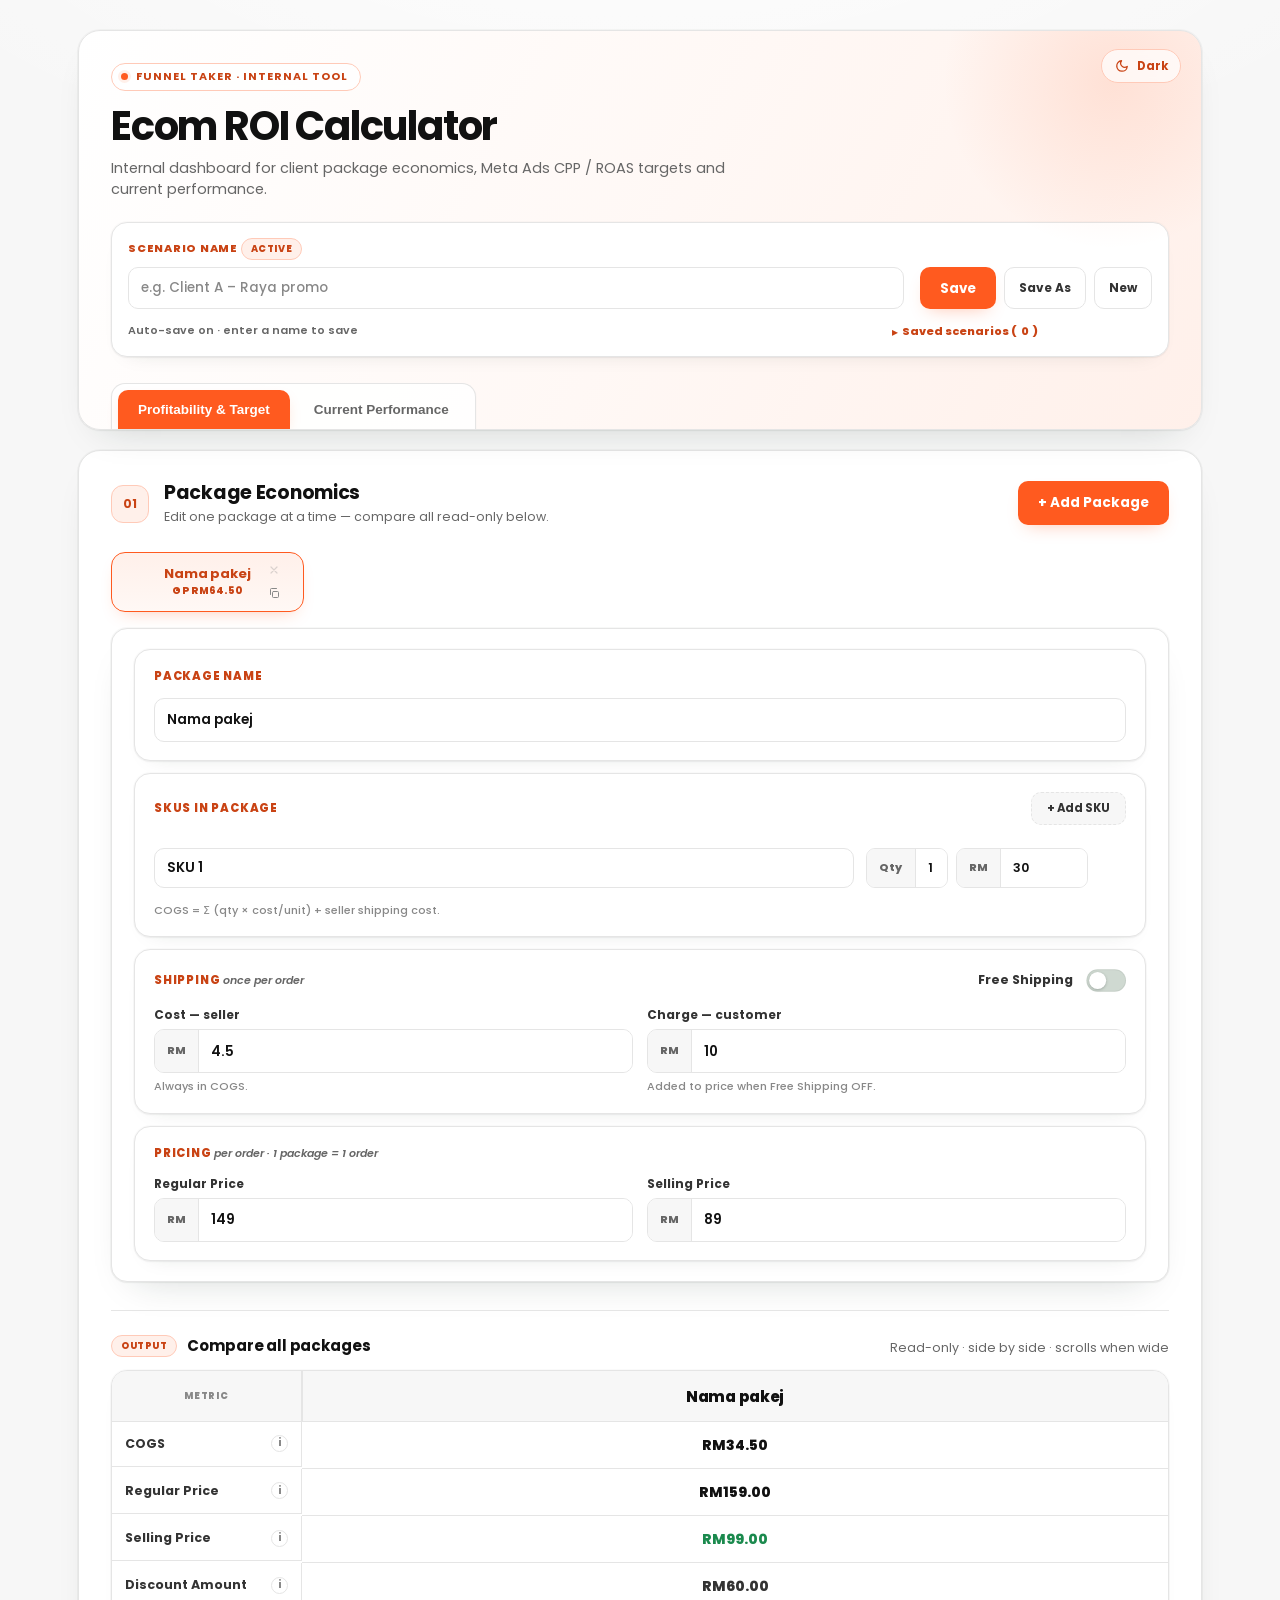
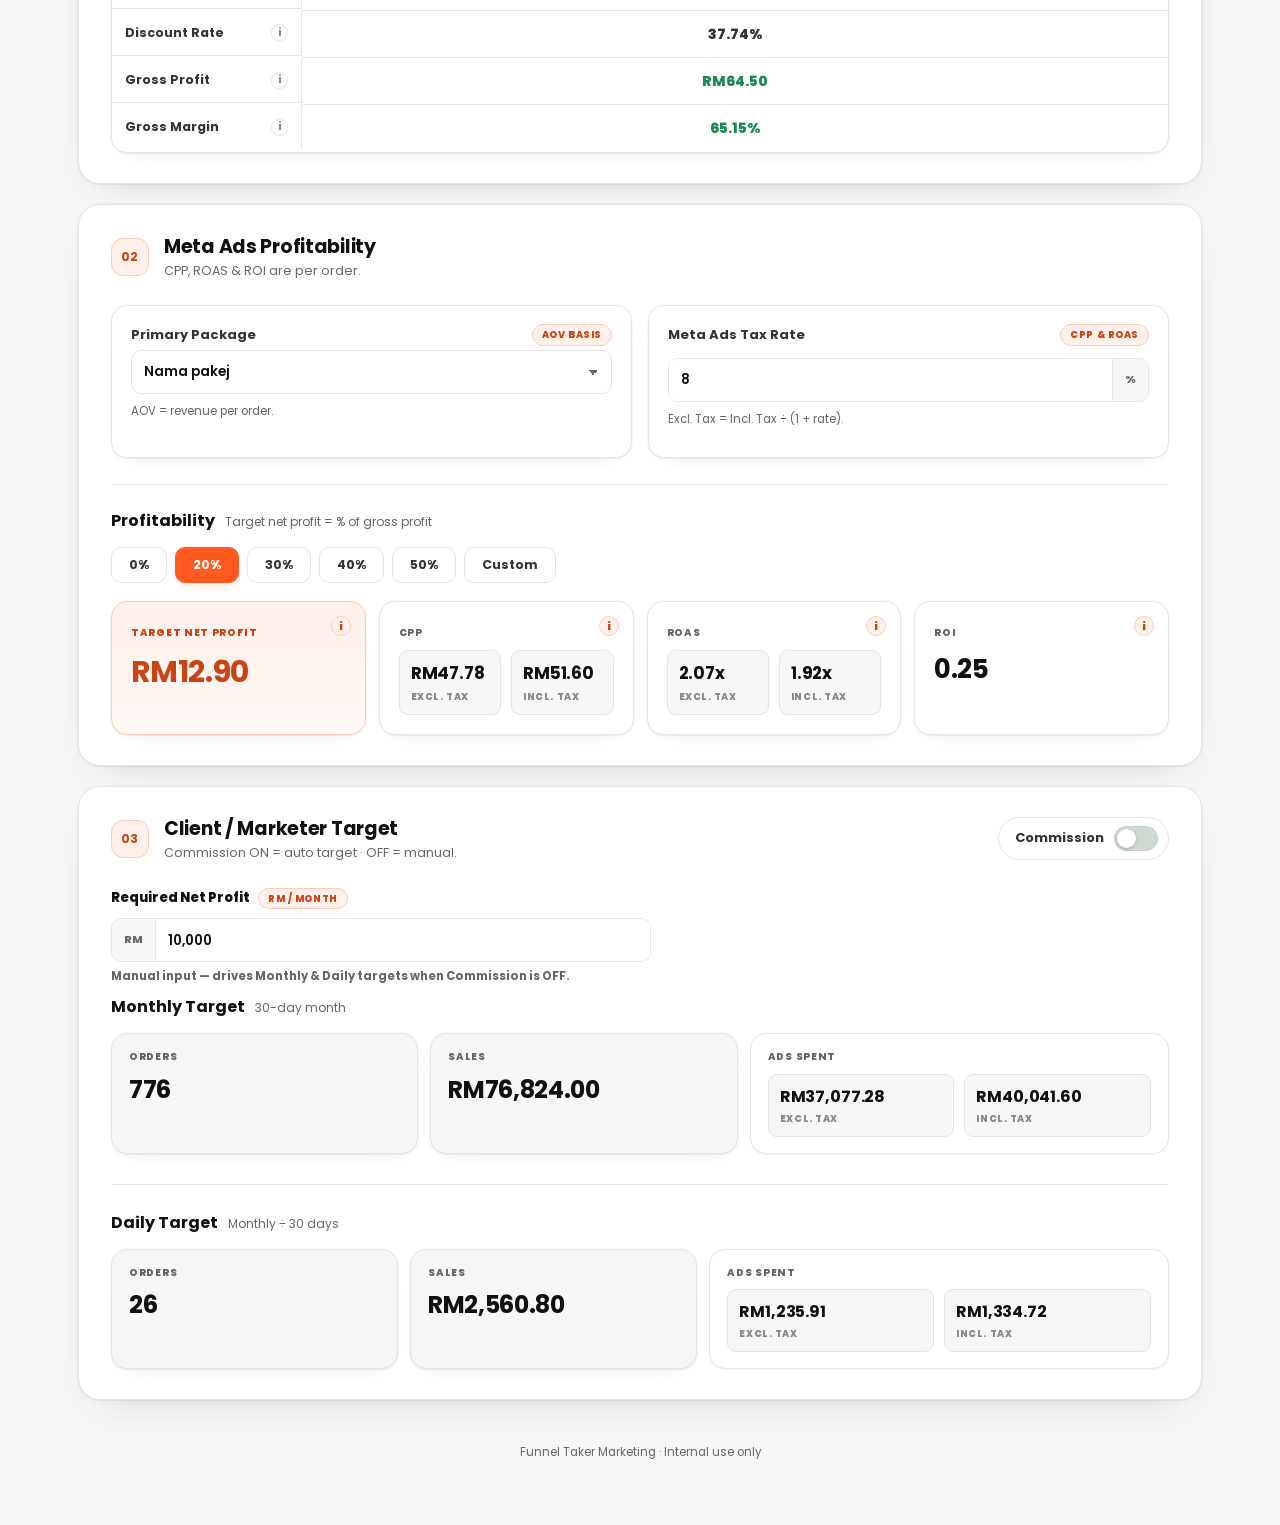
<file: index.html>
<!doctype html>
<html lang="en">
<head>
<meta charset="utf-8">
<meta name="viewport" content="width=device-width,initial-scale=1">
<title>Ecom ROI Calculator · Funnel Taker Internal</title>
<meta name="description" content="Funnel Taker internal ecom ROI calculator: package economics, Meta Ads targets and current performance with saved scenarios.">
<meta name="robots" content="noindex,nofollow">
<link rel="icon" href="data:,">
<script>
/* No-FOUC: apply saved theme before first paint. Default = light. */
(function(){try{var t=localStorage.getItem('ecom-roi-theme');if(t==='dark')document.documentElement.setAttribute('data-theme','dark');}catch(e){}})();
</script>
<link rel="preconnect" href="https://fonts.googleapis.com">
<link rel="preconnect" href="https://fonts.gstatic.com" crossorigin>
<link href="https://fonts.googleapis.com/css2?family=Poppins:wght@400;600;700&display=swap" rel="stylesheet">
<link rel="stylesheet" href="style.css?v=t13">
</head>
<body>
<main class="app">
  <header class="hero">
    <button id="themeToggle" class="theme-toggle" type="button" role="switch" aria-checked="false" aria-label="Toggle dark mode">
      <span class="tt-ico">
        <svg class="tt-moon" width="14" height="14" viewBox="0 0 24 24" fill="none" stroke="currentColor" stroke-width="2.2" stroke-linecap="round" stroke-linejoin="round" aria-hidden="true"><path d="M21 12.8A9 9 0 1 1 11.2 3a7 7 0 0 0 9.8 9.8z"/></svg>
        <svg class="tt-sun" width="14" height="14" viewBox="0 0 24 24" fill="none" stroke="currentColor" stroke-width="2.2" stroke-linecap="round" stroke-linejoin="round" aria-hidden="true"><circle cx="12" cy="12" r="4.2"/><path d="M12 2v2M12 20v2M4.9 4.9l1.4 1.4M17.7 17.7l1.4 1.4M2 12h2M20 12h2M4.9 19.1l1.4-1.4M17.7 6.3l1.4-1.4"/></svg>
      </span>
      <span class="tt-label tt-lab-dark">Dark</span>
      <span class="tt-label tt-lab-light">Light</span>
    </button>
    <p class="eyebrow">Funnel Taker · Internal Tool</p>
    <h1>Ecom ROI Calculator</h1>
    <p class="sub">Internal dashboard for client package economics, Meta Ads CPP / ROAS targets and current performance.</p>

    <section id="scenarioPanel" class="sc-bar" aria-labelledby="scenarioHeading">
      <h2 id="scenarioHeading" class="sr-only">Scenarios</h2>
      <div class="sc-field">
        <label for="scenarioName" class="sc-label">Scenario name <span class="hint-chip">Active</span></label>
        <input id="scenarioName" type="text" maxlength="80" placeholder="e.g. Client A – Raya promo" autocomplete="off">
      </div>
      <div class="sc-actions">
        <button id="scenarioSave" class="primary-btn" type="button">Save</button>
        <button id="scenarioSaveAs" class="ghost-btn" type="button">Save As</button>
        <button id="scenarioNew" class="ghost-btn" type="button">New</button>
      </div>
      <div class="sc-meta-row">
        <p id="scenarioStatus" class="sc-status" role="status" aria-live="polite">Auto-save on · this browser only</p>
        <details id="scenarioDrawer" class="sc-drawer">
          <summary>Saved scenarios (<span id="scenarioCount">0</span>)</summary>
          <ul id="scenarioList" class="sc-list"></ul>
          <p class="sc-note">Stored in this browser's localStorage only — not shared across devices or team members. Clearing browser data deletes saved scenarios.</p>
        </details>
      </div>
    </section>

    <nav class="tabs">
      <button class="tab active" data-tab="main">Profitability &amp; Target</button>
      <button class="tab" data-tab="current">Current Performance</button>
    </nav>
  </header>

  <div id="mainTab" class="tab-panel active">
  <section class="panel">
    <div class="section-head">
      <div class="head-title">
        <span class="step">01</span>
        <div><h2>Package Economics</h2><p class="hint">Edit one package at a time — compare all read-only below.</p></div>
      </div>
      <button id="addPackage" class="primary-btn">+ Add Package</button>
    </div>
    <div id="pkgStrip" class="pkg-strip-zone"></div>
    <div id="pkgEditor" class="pkg-editor"></div>
    <div class="compare-block">
      <div class="compare-t">
        <div class="compare-tl"><span class="hint-chip">Output</span><h3>Compare all packages</h3></div>
        <span class="hint">Read-only · side by side · scrolls when wide</span>
      </div>
      <div id="pkgCompare"></div>
    </div>
  </section>

  <section class="panel">
    <div class="section-head">
      <div class="head-title">
        <span class="step">02</span>
        <div><h2>Meta Ads Profitability</h2><p class="hint">CPP, ROAS &amp; ROI are per order.</p></div>
      </div>
    </div>
    <div class="settings-grid">
      <div class="setting-card">
        <div class="setting-head">
          <label for="primaryPackage">Primary Package</label>
          <span class="hint-chip">AOV basis</span>
        </div>
        <select id="primaryPackage"></select>
        <p class="field-note">AOV = revenue per order.</p>
      </div>
      <div class="setting-card">
        <div class="setting-head">
          <label for="taxRate">Meta Ads Tax Rate</label>
          <span class="hint-chip">CPP &amp; ROAS</span>
        </div>
        <div class="unit"><input id="taxRate" type="text" value="8" inputmode="decimal" data-format="number"><b>%</b></div>
        <p class="field-note">Excl. Tax = Incl. Tax ÷ (1 + rate).</p>
      </div>
    </div>

    <div class="profit-subsection">
      <div class="subsection-title"><h3>Profitability</h3><span>Target net profit = % of gross profit</span></div>
      <div id="profitPresets" class="presets"></div>
      <div id="customProfitWrap" class="custom hidden">
        <label>Custom Target Net Profit
          <div class="unit"><input id="customProfit" type="text" value="40" inputmode="decimal" data-format="number"><b>%</b></div>
        </label>
      </div>

      <div class="profit-grid">
        <article class="profit-card">
          <small>Target Net Profit</small>
          <span class="info" data-tip="Target Net Profit (per order) = Gross Profit per order × target profit %">i</span>
          <strong id="targetNetProfit">RM0.00</strong>
        </article>
        <article class="profit-card">
          <small>CPP</small>
          <span class="info" data-tip="CPP Incl. Tax = Gross Profit − Target Net Profit. CPP Excl. Tax = CPP Incl. Tax ÷ (1 + tax rate)">i</span>
          <div class="split-value"><span><b id="cppExTax">RM0.00</b><em>Excl. Tax</em></span><span><b id="cppIncTax">RM0.00</b><em>Incl. Tax</em></span></div>
        </article>
        <article class="profit-card">
          <small>ROAS</small>
          <span class="info" data-tip="ROAS = AOV ÷ CPP. Excl. Tax uses CPP Excl. Tax; Incl. Tax uses CPP Incl. Tax.">i</span>
          <div class="split-value"><span><b id="roasExTax">—</b><em>Excl. Tax</em></span><span><b id="roasIncTax">—</b><em>Incl. Tax</em></span></div>
        </article>
        <article class="profit-card">
          <small>ROI</small>
          <span class="info" data-tip="ROI = Target Net Profit per order ÷ CPP Excl. Tax. Tax does not affect ROI.">i</span>
          <strong id="roi">—</strong>
        </article>
      </div>
    </div>
  </section>

  <section class="panel">
    <div class="section-head">
      <div class="head-title">
        <span class="step">03</span>
        <div><h2>Client / Marketer Target</h2><p class="hint">Commission ON = auto target · OFF = manual.</p></div>
      </div>
      <div class="toggle-label">
        <span>Commission</span>
        <label class="switch"><input id="commissionEnabled" type="checkbox"><span></span></label>
      </div>
    </div>

    <div id="commissionFields" class="commission-fields hidden">
      <div class="setting-card">
        <label for="commissionPct">Marketer Commission %</label>
        <div class="unit"><input id="commissionPct" type="text" value="40" inputmode="decimal" data-format="number"><b>%</b></div>
      </div>
      <div class="setting-card">
        <label for="targetCommission">Target Commission</label>
        <div class="unit"><b>RM</b><input id="targetCommission" type="text" value="4,000" inputmode="decimal" data-format="number"></div>
      </div>
    </div>

    <label id="requiredNetWrap" class="required-net">
      <span class="required-label">Required Net Profit <span class="hint-chip">RM / month</span></span>
      <div class="unit"><b>RM</b><input id="requiredNet" type="text" value="10,000" inputmode="decimal" data-format="number" disabled></div>
      <small id="requiredNetHint">Manual input — drives targets when Commission is OFF.</small>
    </label>

    <div class="target-section">
      <div class="subhead"><h3>Monthly Target</h3><span>30-day month</span></div>
      <div class="target-grid">
        <div><small>Orders</small><strong id="reqOrders">—</strong></div>
        <div><small>Sales</small><strong id="reqSales">—</strong></div>
        <div class="ads-card"><small>Ads Spent</small><div class="split-value"><span><b id="reqAdsEx">—</b><em>Excl. Tax</em></span><span><b id="reqAdsInc">—</b><em>Incl. Tax</em></span></div></div>
      </div>
      <div id="businessShareWrap" class="split-grid hidden">
        <div><small>Business Share</small><strong id="businessShare">—</strong></div>
      </div>
    </div>

    <div class="target-section">
      <div class="subhead"><h3>Daily Target</h3><span>Monthly ÷ 30 days</span></div>
      <div class="target-grid daily-grid">
        <div><small>Orders</small><strong id="dailyOrders">—</strong></div>
        <div><small>Sales</small><strong id="dailySales">—</strong></div>
        <div class="ads-card"><small>Ads Spent</small><div class="split-value"><span><b id="dailyAdsEx">—</b><em>Excl. Tax</em></span><span><b id="dailyAdsInc">—</b><em>Incl. Tax</em></span></div></div>
      </div>
    </div>
  </section>

  </div>

  <div id="currentTab" class="tab-panel">
  <section class="panel">
    <div class="section-head">
      <div class="head-title">
        <span class="step">01</span>
        <div><h2>Current Performance</h2><p class="hint">Actual ads spend &amp; orders.</p></div>
      </div>
    </div>
    <div class="performance-input-grid">
      <label for="currentAdsSpend">Ads Spend
        <div class="unit"><b>RM</b><input id="currentAdsSpend" type="text" value="0" inputmode="decimal" data-format="number"></div>
      </label>
    </div>
    <div class="current-packages">
      <div class="subhead"><h3>Actual Orders by Package</h3><span>1 order = 1 package</span></div>
      <div class="table-wrap"><table id="currentPackageTable"></table></div>
    </div>
  </section>

  <section class="panel">
    <div class="section-head">
      <div class="head-title">
        <span class="step">02</span>
        <div><h2>Current Performance Results</h2><p class="hint">Blended from actual mix &amp; spend.</p></div>
      </div>
    </div>
    <div class="performance-results">
      <article><small>Total Orders</small><strong id="currentOrders">0</strong></article>
      <article><small>Blended AOV</small><strong id="currentAov">RM0.00</strong></article>
      <article><small>Total Revenue</small><strong id="currentRevenue">RM0.00</strong></article>
      <article><small>Total COGS</small><strong id="currentCogs">RM0.00</strong></article>
      <article><small>Gross Profit</small><strong id="currentGrossProfit">RM0.00</strong></article>
      <article><small>CPP</small><strong id="currentCpp">RM0.00</strong></article>
      <article><small>ROAS</small><strong id="currentRoas">0.00x</strong></article>
      <article><small>ROI</small><strong id="currentRoi">0.00x</strong></article>
    </div>
    <div class="net-result">
      <small>Net Profit / Loss</small>
      <strong id="currentNetProfit">RM0.00</strong>
    </div>
  </section>

  </div>

  <footer>Funnel Taker Marketing · Internal use only</footer>
</main>
<script src="script.js?v=t12"></script>
<script>
/* Theme toggle: flips html[data-theme] and persists to localStorage.
   FOUC already prevented by the head script. Icon/label visibility is
   CSS-driven off html[data-theme]. */
(function(){
  var root=document.documentElement;
  var btn=document.getElementById('themeToggle');
  if(!btn) return;
  function sync(){
    var dark=root.getAttribute('data-theme')==='dark';
    btn.setAttribute('aria-checked', dark?'true':'false');
  }
  btn.addEventListener('click',function(){
    var dark=root.getAttribute('data-theme')==='dark';
    root.classList.add('theme-switch');        /* enables the fade transition */
    if(dark){root.removeAttribute('data-theme');try{localStorage.setItem('ecom-roi-theme','light');}catch(e){}}
    else{root.setAttribute('data-theme','dark');try{localStorage.setItem('ecom-roi-theme','dark');}catch(e){}}
    sync();
    setTimeout(function(){root.classList.remove('theme-switch');},260);
  });
  sync();
})();
</script>
</body>
</html>
</file>
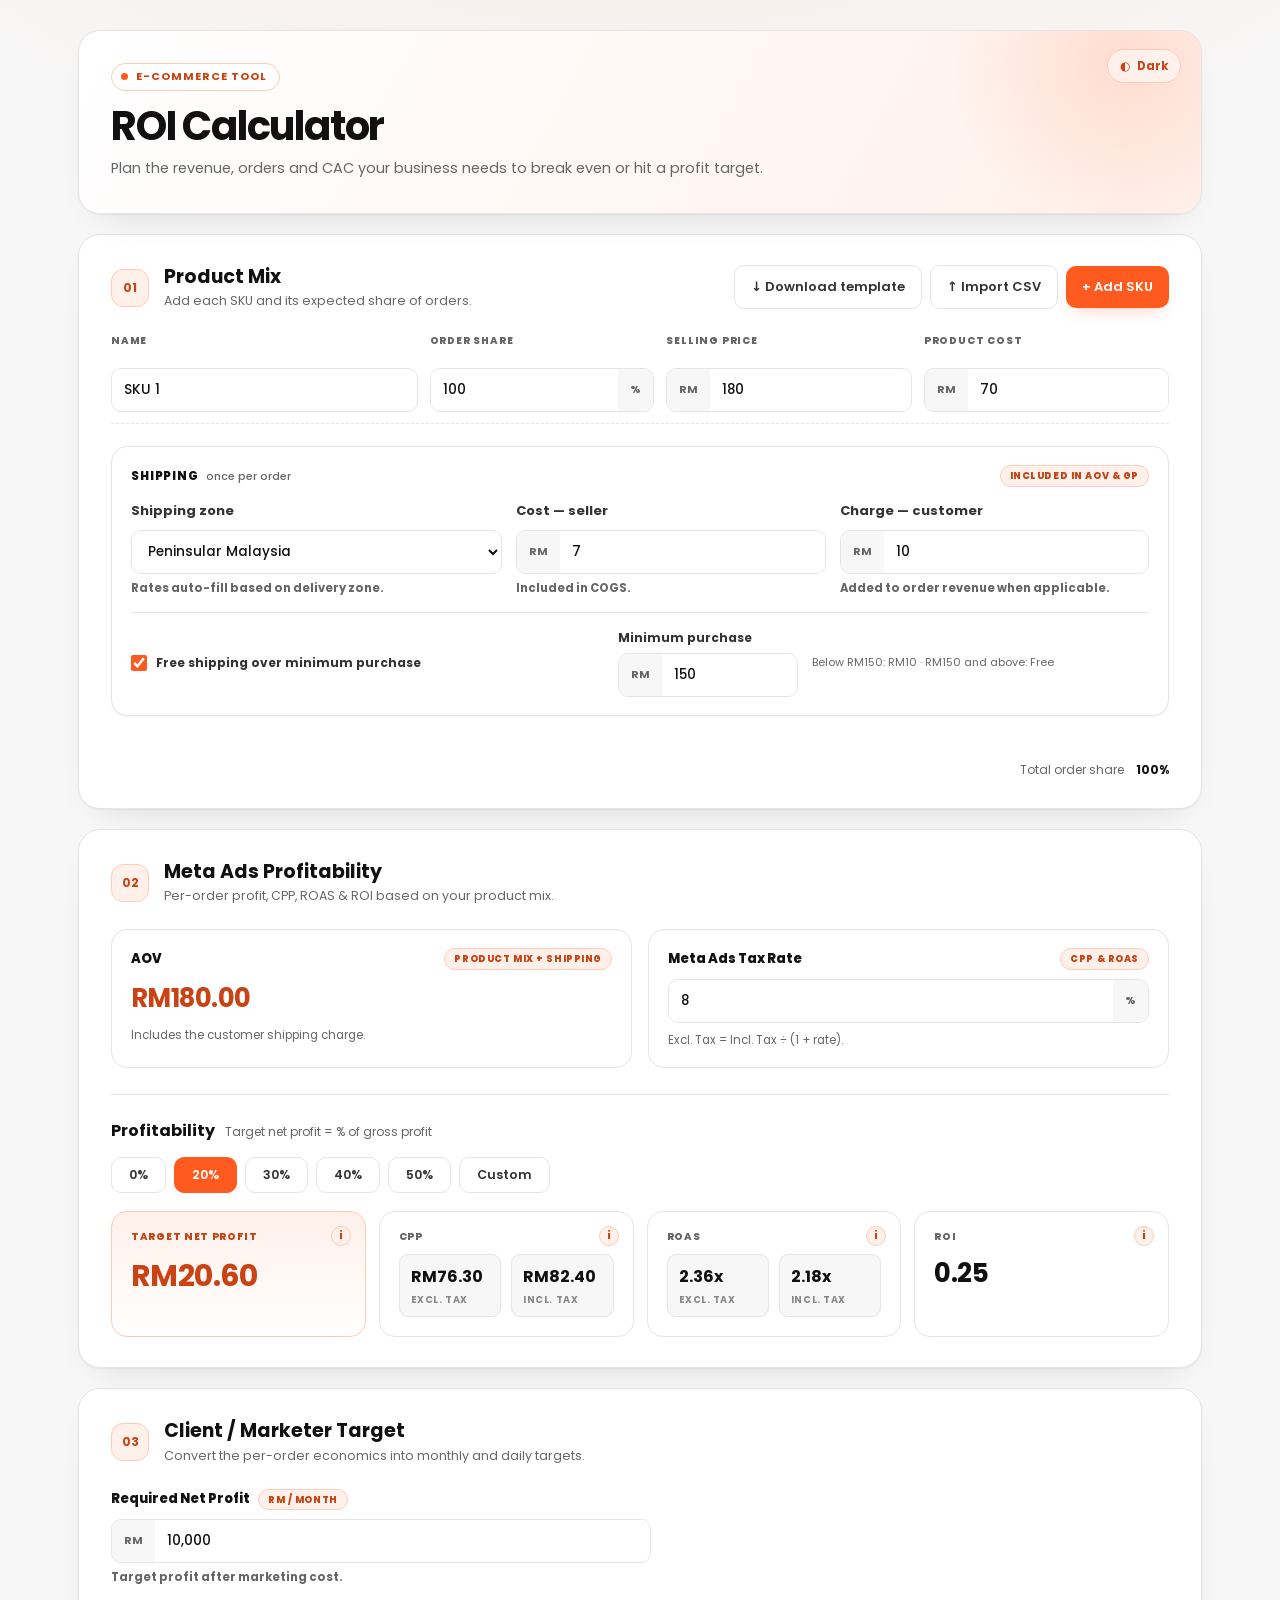
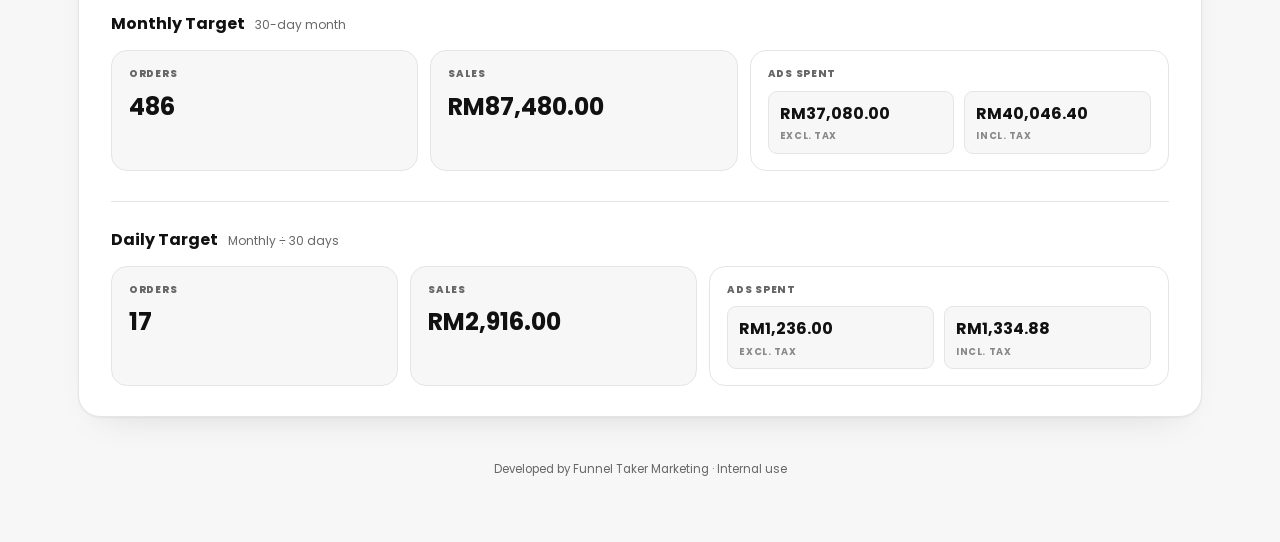
<file: ecommerce/index.html>
<!doctype html>
<html lang="en">
<head>
  <meta charset="utf-8">
  <meta name="viewport" content="width=device-width,initial-scale=1">
  <title>E-Commerce ROI Calculator</title>
  <script>
    (function(){try{if(localStorage.getItem('ecom-roi-theme')==='dark')document.documentElement.dataset.theme='dark'}catch(e){}})();
  </script>
  <link rel="preconnect" href="https://fonts.googleapis.com">
  <link rel="preconnect" href="https://fonts.gstatic.com" crossorigin>
  <link href="https://fonts.googleapis.com/css2?family=Poppins:wght@400;500;600;700&display=swap" rel="stylesheet">
  <link rel="stylesheet" href="style.css?v=7">
</head>
<body>
<main class="app">
  <header class="hero">
    <button id="themeToggle" class="theme-toggle" type="button" aria-label="Toggle dark mode" aria-pressed="false">
      <span aria-hidden="true">◐</span><span class="theme-dark-label">Dark</span><span class="theme-light-label">Light</span>
    </button>
    <p class="eyebrow">E-commerce Tool</p>
    <h1>ROI Calculator</h1>
    <p class="hero-sub">Plan the revenue, orders and CAC your business needs to break even or hit a profit target.</p>
  </header>

  <section class="panel">
    <div class="section-head">
      <div class="head-title"><span class="step">01</span><div><h2>Product Mix</h2><p class="hint">Add each SKU and its expected share of orders.</p></div></div>
      <div class="actions">
        <button id="downloadTemplate" class="secondary-btn" type="button">↓ Download template</button>
        <button id="importSku" class="secondary-btn" type="button">↑ Import CSV</button>
        <input id="skuFile" type="file" accept=".csv,text/csv" hidden>
        <button id="addSku" class="primary-btn" type="button">+ Add SKU</button>
      </div>
    </div>

    <div class="sku-header" aria-hidden="true">
      <span>Name</span><span>Order share</span><span>Selling price</span><span>Product cost</span>
    </div>
    <div id="skuList"></div>

    <div class="shipping-card">
      <div class="shipping-head"><span class="label-title">Shipping <em>once per order</em></span><span class="hint-chip">Included in AOV &amp; GP</span></div>
      <div class="shipping-grid">
        <label>Shipping zone
          <select id="shippingZone" aria-label="Shipping zone">
            <option value="peninsular">Peninsular Malaysia</option>
            <option value="sabahsara">Sabah &amp; Sarawak</option>
          </select>
          <small>Rates auto-fill based on delivery zone.</small>
        </label>
        <label>Cost — seller
          <div class="unit"><b>RM</b><input id="sellerShipping" type="text" inputmode="decimal" value="7" aria-label="Shipping cost seller"></div>
          <small>Included in COGS.</small>
        </label>
        <label>Charge — customer
          <div class="unit"><b>RM</b><input id="customerShipping" type="text" inputmode="decimal" value="10" aria-label="Shipping charge customer"></div>
          <small>Added to order revenue when applicable.</small>
        </label>
      </div>
      <div class="shipping-policy">
        <label class="policy-check"><input id="freeShipping" type="checkbox" checked><span>Free shipping over minimum purchase</span></label>
        <label class="threshold-field" for="freeShippingThreshold">Minimum purchase
          <div class="unit"><b>RM</b><input id="freeShippingThreshold" type="text" inputmode="decimal" value="150"></div>
        </label>
        <p id="shippingRuleNote" class="policy-note">Below RM150: RM10 · RM150 and above: Free</p>
      </div>
    </div>

    <div id="importStatus" class="import-status" role="status" aria-live="polite"></div>
    <div class="mix-total"><span>Total order share</span><b id="shareTotal">100%</b></div>
  </section>

  <section class="panel">
    <div class="section-head"><div class="head-title"><span class="step">02</span><div><h2>Meta Ads Profitability</h2><p class="hint">Per-order profit, CPP, ROAS &amp; ROI based on your product mix.</p></div></div></div>
    <div class="settings-grid">
      <div class="setting-card"><div class="setting-head"><label>AOV</label><span class="hint-chip">Product mix + shipping</span></div><strong id="aovValue" class="aov-value">RM0.00</strong><p class="field-note">Includes the customer shipping charge.</p></div>
      <div class="setting-card"><div class="setting-head"><label for="tax">Meta Ads Tax Rate</label><span class="hint-chip">CPP &amp; ROAS</span></div><div class="unit"><input id="tax" type="text" inputmode="decimal" value="8"><b>%</b></div><p class="field-note">Excl. Tax = Incl. Tax ÷ (1 + rate).</p></div>
    </div>
    <div class="profit-subsection">
      <div class="subsection-title"><h3>Profitability</h3><span>Target net profit = % of gross profit</span></div>
      <div id="profitPresets" class="presets"></div>
      <div id="customProfitWrap" class="custom hidden"><label for="customProfit">Custom target net profit<div class="unit"><input id="customProfit" type="text" inputmode="decimal" value="40"><b>%</b></div></label></div>
      <div class="profit-grid">
        <article class="profit-card highlight"><small>Target Net Profit</small><span class="info" title="Gross Profit per order × target profit %">i</span><strong id="targetNetProfit">RM0.00</strong></article>
        <article class="profit-card"><small>CPP</small><span class="info" title="CPP Incl. Tax = Gross Profit − Target Net Profit. CPP Excl. Tax = CPP Incl. Tax ÷ (1 + tax rate).">i</span><div class="split-value"><span><b id="cppExTax">RM0.00</b><em>Excl. Tax</em></span><span><b id="cppIncTax">RM0.00</b><em>Incl. Tax</em></span></div></article>
        <article class="profit-card"><small>ROAS</small><span class="info" title="AOV ÷ CPP. Excl. Tax uses CPP Excl. Tax; Incl. Tax uses CPP Incl. Tax.">i</span><div class="split-value"><span><b id="roasExTax">—</b><em>Excl. Tax</em></span><span><b id="roasIncTax">—</b><em>Incl. Tax</em></span></div></article>
        <article class="profit-card"><small>ROI</small><span class="info" title="Target Net Profit per order ÷ CPP Incl. Tax.">i</span><strong id="roi">—</strong></article>
      </div>
    </div>
  </section>

  <section class="panel">
    <div class="section-head"><div class="head-title"><span class="step">03</span><div><h2>Client / Marketer Target</h2><p class="hint">Convert the per-order economics into monthly and daily targets.</p></div></div></div>
    <label class="required-net" for="profit"><span class="required-label">Required Net Profit <span class="hint-chip">RM / month</span></span><div class="unit"><b>RM</b><input id="profit" type="text" inputmode="decimal" value="10,000"></div><small>Target profit after marketing cost.</small></label>

    <div class="target-section"><div class="subhead"><h3>Monthly Target</h3><span>30-day month</span></div><div class="target-grid"><div><small>Orders</small><strong id="monthlyOrders">—</strong></div><div><small>Sales</small><strong id="monthlySales">—</strong></div><div class="ads-card"><small>Ads Spent</small><div class="split-value"><span><b id="monthlyAdsEx">—</b><em>Excl. Tax</em></span><span><b id="monthlyAdsInc">—</b><em>Incl. Tax</em></span></div></div></div></div>
    <div class="target-section"><div class="subhead"><h3>Daily Target</h3><span>Monthly ÷ 30 days</span></div><div class="target-grid daily-grid"><div><small>Orders</small><strong id="dailyOrders">—</strong></div><div><small>Sales</small><strong id="dailySales">—</strong></div><div class="ads-card"><small>Ads Spent</small><div class="split-value"><span><b id="dailyAdsEx">—</b><em>Excl. Tax</em></span><span><b id="dailyAdsInc">—</b><em>Incl. Tax</em></span></div></div></div></div>
  </section>

  <footer>Developed by Funnel Taker Marketing · Internal use</footer>
</main>
<script src="script.js?v=7"></script>
</body>
</html>
</file>
<file: style.css>
/* ============================================================
   ecom-roi-calculator — Funnel Taker Marketing brand UI
   Visual identity: Funnel Taker orange on a clean, neutral canvas.
   Poppins throughout. Calculation
   logic is 100% untouched (e622a32 / d0735c2). This file is
   visual only.
   Light = default :root tokens from the Funnel Taker brand guide.
   Dark  = html[data-theme="dark"] override with orange accents.
   One token set drives both modes.
   ============================================================ */

/* ---------- Light tokens (default) ---------- */
:root{
  color-scheme:light;
  --bg:#F7F7F7;            /* Funnel Taker light background */
  --halo:rgba(255,255,255,.9);           /* body radial highlight */
  --surface:#FFFFFF;       /* panels & table */
  --card:#FFFFFF;          /* inner raised cards */
  --field:#FFFFFF;         /* input / control field bg */
  --thead:#F7F7F7;         /* table header band */
  --ink:#111111;           /* dark / heading */
  --text:#333333;          /* body text */
  --muted:#666666;         /* tertiary */
  --faint:#888888;         /* faint / placeholders */
  --line:#E5E5E5;          /* border / light grey */
  --line-2:#E5E5E5;        /* inner hairlines */
  --line-3:#F7F7F7;        /* soft tiles */
  --accent:#FF5A1F;        /* Funnel Taker primary orange */
  --accent-2:#E94D17;      /* hover / darker */
  --accent-ink:#C94314;    /* text on tint */
  --accent-soft:#FFF0EA;   /* soft tint fill */
  --accent-line:#FFCAB8;   /* tint border */
  --accent-glow:rgba(255,90,31,.12);      /* hero blob */
  --accent-shadow:rgba(255,90,31,.38);    /* accent drop shadow */
  --focus-ring:rgba(255,90,31,.18);
  --good:#1b8a4e;
  --good-soft:#e8f6ee;
  --bad:#cf3f35;
  --bad-soft:#fbeceb;
  --switch-off:#cfd9d1;
  --knob:#fff;
  --on-accent:#fff;        /* text on solid accent fill */
  --glass:rgba(255,255,255,.7);
  --glass-strong:rgba(255,255,255,.92);
  --hero-grad:linear-gradient(118deg,#FFFFFF 0%,#FFF8F5 52%,#FFF0EA 100%);
  --tint-end:#FFF8F5;      /* end stop of accent-tint gradients */
  --net-end:#FFF4EF;
  --tip-bg:#111111;        /* info popup */
  --tip-text:#FFFFFF;
  --tip-border:rgba(255,255,255,.08);
  --shadow-sm:0 1px 2px rgba(17,17,17,.05);
  --shadow-md:0 1px 2px rgba(17,17,17,.05),0 18px 34px -20px rgba(17,17,17,.16);
  --shadow-pop:0 14px 34px -14px rgba(17,17,17,.22);
  --r-lg:20px;--r-md:14px;--r-sm:10px;
  --font-display:"Poppins",system-ui,sans-serif;
  --font-body:"Poppins",system-ui,sans-serif;
}

/* ---------- Dark tokens (forest green, not too heavy) ---------- */
html[data-theme="dark"]{
  color-scheme:dark;
  --bg:#111111;            /* dark inverse canvas */
  --halo:rgba(255,90,31,.12);             /* soft top sheen */
  --surface:#222222;       /* panels */
  --card:#2A2A2A;          /* inner raised cards */
  --field:#1A1A1A;         /* input / control field bg */
  --thead:#1A1A1A;
  --ink:#FFFFFF;           /* accessible inverse heading */
  --text:#F2F2F2;          /* accessible inverse body */
  --muted:#C7C7C7;
  --faint:#999999;
  --line:#444444;          /* borders */
  --line-2:#383838;
  --line-3:#2A2A2A;
  --accent:#FF5A1F;        /* Funnel Taker primary orange */
  --accent-2:#FF7546;
  --accent-ink:#FFB49B;    /* light text on tint */
  --accent-soft:#3A1E15;   /* dark orange tint fill */
  --accent-line:#75402D;   /* tint border */
  --accent-glow:rgba(255,90,31,.20);
  --accent-shadow:rgba(255,90,31,.32);
  --focus-ring:rgba(255,90,31,.32);
  --good:#55D68B;
  --good-soft:#173524;
  --bad:#FF867C;
  --bad-soft:#3A1A18;
  --switch-off:#555555;
  --knob:#FFFFFF;
  --on-accent:#111111;     /* dark text on bright accent fill */
  --glass:rgba(17,17,17,.55);
  --glass-strong:rgba(17,17,17,.92);
  --hero-grad:linear-gradient(118deg,#111111 0%,#24201E 48%,#2A1B15 100%);
  --tint-end:#2A1B15;
  --net-end:#211814;
  --tip-bg:#FFFFFF;        /* inverted light popup on dark */
  --tip-text:#111111;
  --shadow-sm:0 1px 2px rgba(0,0,0,.35);
  --shadow-md:0 1px 2px rgba(0,0,0,.45),0 18px 34px -20px rgba(0,0,0,.7);
  --shadow-pop:0 14px 34px -14px rgba(0,0,0,.75);
}

/* Smooth cross-fade when toggling theme (bg & colour only). */
html.theme-switch body,
html.theme-switch .hero,
html.theme-switch .panel,
html.theme-switch .eyebrow,
html.theme-switch .tabs,
html.theme-switch .profit-card,
html.theme-switch .setting-card,
html.theme-switch .performance-results article,
html.theme-switch .target-grid>div,
html.theme-switch .split-grid>div,
html.theme-switch .net-result,
html.theme-switch .presets button,
html.theme-switch .toggle-label,
html.theme-switch .switch span,
html.theme-switch input,
html.theme-switch select,
html.theme-switch .unit,
html.theme-switch th,
html.theme-switch td,
html.theme-switch footer{
  transition:background-color .22s ease,border-color .22s ease,color .22s ease;
}

/* ---------- Base ---------- */
*{box-sizing:border-box}
html{-webkit-text-size-adjust:100%}
body{
  margin:0;background:var(--bg);color:var(--text);
  font-family:var(--font-body);
  font-size:14px;line-height:1.45;-webkit-font-smoothing:antialiased;
  background-image:radial-gradient(1200px 500px at 50% -140px,var(--halo),transparent 70%);
  background-attachment:fixed;
  transition:background-color .22s ease,color .22s ease;
}
.app{max-width:1160px;margin:auto;padding:30px 18px 64px}

/* ---------- Hero ---------- */
.hero{
  position:relative;overflow:hidden;border:1px solid var(--line);border-radius:24px;
  background:var(--hero-grad);
  padding:32px 32px 0;box-shadow:var(--shadow-sm);
  transition:background-color .22s ease,border-color .22s ease;
}
.hero::before{
  content:"";position:absolute;top:-120px;right:-80px;width:340px;height:340px;border-radius:50%;
  background:radial-gradient(circle,var(--accent-glow),transparent 70%);pointer-events:none;
}
.eyebrow{
  position:relative;display:inline-flex;align-items:center;gap:8px;margin:0 0 14px;
  padding:5px 12px 5px 9px;border:1px solid var(--accent-line);border-radius:999px;
  background:var(--glass);backdrop-filter:blur(4px);
  font-family:var(--font-display);font-size:11px;font-weight:700;letter-spacing:.09em;color:var(--accent-ink);
  text-transform:uppercase;
}
.eyebrow::before{content:"";width:7px;height:7px;border-radius:50%;background:var(--accent);box-shadow:0 0 0 3px var(--accent-soft)}
h1{
  position:relative;margin:0;font-family:var(--font-display);
  font-size:clamp(28px,3.8vw,40px);font-weight:700;letter-spacing:-.03em;line-height:1.08;color:var(--ink);
  padding-right:64px; /* clear the theme toggle */
}
.sub{position:relative;margin:10px 0 0;color:var(--muted);font-size:14.5px;max-width:640px}

/* ---------- Theme toggle (hero, top-right) ---------- */
.theme-toggle{
  position:absolute;top:18px;right:20px;z-index:5;
  display:inline-flex;align-items:center;gap:7px;
  height:34px;padding:0 12px;border:1px solid var(--accent-line);border-radius:999px;
  background:var(--glass);backdrop-filter:blur(4px);cursor:pointer;
  font-family:var(--font-display);font-size:11.5px;font-weight:700;color:var(--accent-ink);
  transition:background-color .18s ease,border-color .18s ease,color .18s ease,transform .1s ease;
  -webkit-tap-highlight-color:transparent;
}
.theme-toggle:hover{border-color:var(--accent);color:var(--accent)}
.theme-toggle:active{transform:translateY(1px)}
.theme-toggle .tt-ico{font-size:14px;line-height:1;display:grid;place-items:center;width:16px}
.theme-toggle .tt-label{white-space:nowrap}
/* show the icon/label of the theme you will switch TO (light → moon "Dark") */
.theme-toggle .tt-sun{display:none}
.theme-toggle .tt-moon{display:block}
.theme-toggle .tt-lab-dark{display:inline-block}
.theme-toggle .tt-lab-light{display:none}
html[data-theme="dark"] .theme-toggle .tt-sun{display:block}
html[data-theme="dark"] .theme-toggle .tt-moon{display:none}
html[data-theme="dark"] .theme-toggle .tt-lab-dark{display:none}
html[data-theme="dark"] .theme-toggle .tt-lab-light{display:inline-block}

/* ---------- Tabs (segmented control) ---------- */
.tabs{
  position:relative;display:flex;gap:4px;margin:26px 0 0;width:max-content;max-width:100%;
  background:var(--glass-strong);border:1px solid var(--line);border-bottom:0;
  border-radius:14px 14px 0 0;padding:6px 6px 0;box-shadow:var(--shadow-sm);
}
.tab{
  border:0;background:transparent;color:var(--muted);cursor:pointer;
  padding:12px 20px;border-radius:10px 10px 0 0;font-weight:700;font-size:13.5px;
  transition:color .15s ease,background .15s ease;
}
.tab:hover{color:var(--text)}
.tab.active{color:var(--on-accent);background:var(--accent);box-shadow:0 6px 16px -7px var(--accent-shadow)}
.tab-panel{display:none}.tab-panel.active{display:block}

/* ---------- KPI summary band (top of each tab) ---------- */
.kpi-band{
  margin:20px 0 6px;
}
.kpi-band .band-head{
  display:flex;align-items:center;justify-content:space-between;gap:14px;flex-wrap:wrap;margin-bottom:18px;
}
.band-eyebrow{
  display:inline-flex;align-items:center;gap:8px;
  font-family:var(--font-display);font-size:10.5px;font-weight:700;letter-spacing:.14em;
  color:var(--accent-ink);text-transform:uppercase;
}
.band-eyebrow::before{content:"";width:8px;height:8px;border-radius:2px;background:var(--accent)}
.kpi-strip{display:grid;grid-template-columns:repeat(4,1fr);gap:13px}

/* ---------- Panels / sections ---------- */
.panel{
  background:var(--surface);border:1px solid var(--line);border-radius:var(--r-lg);
  padding:30px 32px;margin:20px 0;box-shadow:var(--shadow-sm);
  transition:background-color .22s ease,border-color .22s ease;
}
.section-head{display:flex;align-items:flex-start;justify-content:space-between;gap:16px;margin-bottom:24px;flex-wrap:wrap}
.head-title{display:flex;align-items:center;gap:15px;min-width:0}
.step{
  display:grid;place-items:center;flex:0 0 auto;width:38px;height:38px;border-radius:12px;
  background:var(--accent-soft);color:var(--accent-ink);border:1px solid var(--accent-line);
  font-family:var(--font-display);font-size:12px;font-weight:700;letter-spacing:.02em;
}
h2{font-family:var(--font-display);font-size:19px;font-weight:700;letter-spacing:-.015em;margin:0;line-height:1.22;color:var(--ink)}
.hint{font-size:12.5px;color:var(--muted);margin:4px 0 0;line-height:1.4}
.primary-btn{
  border:0;background:var(--accent);color:var(--on-accent);border-radius:11px;padding:11px 18px;
  font-weight:700;font-size:13.5px;cursor:pointer;white-space:nowrap;font-family:var(--font-body);
  box-shadow:0 8px 18px -9px var(--accent-shadow);
  transition:background .15s ease,transform .1s ease,box-shadow .15s ease;
}
.primary-btn:hover{background:var(--accent-2);box-shadow:0 12px 22px -11px var(--accent-shadow)}
.primary-btn:active{transform:translateY(1px)}

/* ---------- Section 01 table ---------- */
.table-wrap{overflow-x:auto;border:1px solid var(--line);border-radius:var(--r-md);background:var(--surface);-webkit-overflow-scrolling:touch}
table{width:100%;min-width:760px;border-collapse:separate;border-spacing:0;table-layout:fixed}
th,td{padding:13px 13px;vertical-align:middle;border-right:1px solid var(--line-2);border-bottom:1px solid var(--line-2)}
thead th{
  border-bottom:1px solid var(--line);border-right:1px solid var(--line-2);background:var(--thead);
  text-align:center;font-size:10.5px;font-weight:800;letter-spacing:.09em;color:var(--muted);
  text-transform:uppercase;font-family:var(--font-body);
}
th:last-child,td:last-child{border-right:0}
tr:last-child td{border-bottom:0}
thead th:first-child{width:190px;text-align:left;color:var(--faint);font-size:9.5px;background:var(--thead)}
/* sticky first (label) column so rows stay readable on mobile scroll */
.table-wrap thead th:first-child{position:sticky;left:0;z-index:3;background:var(--thead);box-shadow:1px 0 0 var(--line)}
.table-wrap td:first-child.row-label{position:sticky;left:0;z-index:2;background:var(--surface);border-right:1px solid var(--line)}
.package-title{font-size:15px;font-weight:800;color:var(--ink);letter-spacing:-.01em;text-transform:none;font-family:var(--font-display)}
.remove{
  display:inline-block;margin-top:8px;border:1px solid var(--line);background:var(--field);border-radius:8px;
  padding:4px 11px;font-size:11px;font-weight:700;color:var(--muted);cursor:pointer;text-transform:none;letter-spacing:0;
  transition:all .15s ease;font-family:var(--font-body);
}
.remove:hover{border-color:var(--bad);background:var(--bad-soft);color:var(--bad)}

/* table row labels */
.row-label{font-size:12.5px;font-weight:700;color:var(--text);background:transparent;white-space:nowrap}
.section-row td{background:var(--line-3);padding:0}
.input-title,.output-title{
  display:flex;align-items:center;gap:12px;padding:11px 16px;min-height:46px;
}
.input-title b,.output-title b{
  font-family:var(--font-display);font-size:11px;font-weight:700;letter-spacing:.13em;
  color:var(--accent-ink);text-transform:uppercase;padding:4px 10px;border-radius:8px;
  background:var(--accent-soft);border:1px solid var(--accent-line);
}
.input-title>span,.output-title>span{font-size:12.5px;color:var(--muted);font-weight:500;line-height:1.35}
.input-title .sec-tip,.output-title .sec-tip{margin-left:2px}

/* table info-dot (icon sahaja). Native title tooltip (Amin, 2026-09-06) — no dark popup. */
.info-dot{
  display:inline-grid;place-items:center;width:17px;height:17px;margin-left:8px;flex:0 0 auto;
  border:1px solid var(--line);border-radius:50%;font-size:10px;font-weight:800;color:var(--faint);
  background:var(--field);cursor:help;vertical-align:middle;position:relative;outline:none;transition:all .15s ease;
  font-style:normal;
}
.info-dot:hover,.info-dot:focus{border-color:var(--accent);color:var(--accent)}
/* Row output: info icon sits at the right edge of the label cell. */
.row-label.row-label-dot{display:flex;align-items:center;justify-content:space-between;gap:10px}
.row-label.row-label-dot .info-dot{margin-left:0}

/* output cells */
.cell-value{font-weight:800;color:var(--ink);text-align:right;white-space:nowrap;font-variant-numeric:tabular-nums;font-size:14px}
.good{font-weight:800;color:var(--good)}
.discount{font-weight:800;color:var(--text)}
.center{text-align:center}

/* ---------- Inputs (base) ---------- */
input,select{
  width:100%;height:44px;border:1px solid var(--line);border-radius:var(--r-sm);
  padding:9px 12px;background:var(--field);color:var(--ink);font:inherit;font-size:13.5px;font-weight:600;
  outline:none;transition:border-color .15s ease,box-shadow .15s ease;
}
input::placeholder{color:var(--faint);font-weight:500}
input:focus,select:focus{border-color:var(--accent);box-shadow:0 0 0 3px var(--focus-ring)}
select{appearance:none;background-image:linear-gradient(45deg,transparent 50%,var(--muted) 50%),linear-gradient(135deg,var(--muted) 50%,transparent 50%);background-position:calc(100% - 18px) 50%,calc(100% - 13px) 50%;background-size:5px 5px;background-repeat:no-repeat;padding-right:34px;cursor:pointer}
label{display:block;font-size:13px;font-weight:700;color:var(--text)}
small{display:block;color:var(--muted);font-size:11.5px;line-height:1.45;margin-top:6px}

/* RM/% unit wrapper */
.unit{display:flex;align-items:stretch;border:1px solid var(--line);border-radius:var(--r-sm);overflow:hidden;background:var(--field);height:44px;margin-top:9px;transition:border-color .15s ease,box-shadow .15s ease}
.unit:focus-within{border-color:var(--accent);box-shadow:0 0 0 3px var(--focus-ring)}
.unit input{border:0;border-radius:0;height:auto;margin:0;box-shadow:none!important}
.unit b{
  display:grid;place-items:center;padding:0 12px;background:var(--line-3);color:var(--muted);
  font-size:11px;font-weight:800;border:0;letter-spacing:.02em;white-space:nowrap;
}
.unit b:first-child{border-right:1px solid var(--line);order:0}
.unit b:not(:first-child){border-left:1px solid var(--line)}

/* table-scope inputs are compact */
.table-wrap input,select{border-color:var(--line-2)}
.table-wrap input{height:34px;font-size:12.5px;padding:6px 9px;border-radius:8px}
.table-wrap .unit{height:34px;margin-top:0;border-radius:8px}
.table-wrap .unit b{padding:0 8px;font-size:10.5px}
/* Shipping cell (per package column): cost seller / charge customer + Free Shipping toggle */
.ship-cell{display:flex;flex-direction:column;gap:8px;min-width:150px;text-align:left}
.ship-field{display:flex;flex-direction:column;gap:4px}
.ship-mini{font-size:9px;font-weight:800;letter-spacing:.07em;text-transform:uppercase;color:var(--faint);cursor:help}
.ship-field.dim{opacity:.5}
.ship-free{display:flex;align-items:center;justify-content:space-between;gap:10px}
.ship-free .ship-mini{cursor:default;color:var(--muted)}
.ship-free .switch{transform:scale(.92);transform-origin:right center}
.table-wrap input:disabled{background:var(--line-3);color:var(--muted);cursor:not-allowed}
/* current performance package column shows real names — no forced caps */
.current-packages thead th:not(:first-child){text-transform:none;letter-spacing:0;font-size:12.5px;font-weight:800;color:var(--ink);font-family:var(--font-display)}

/* ---------- SKU editor (JS-generated) ---------- */
.sku-head,.sku-item{display:grid;grid-template-columns:minmax(70px,1fr) 54px 88px 22px;gap:6px;align-items:center}
.sku-head{font-size:9px;font-weight:750;color:var(--faint);text-transform:uppercase;letter-spacing:.07em;margin-bottom:4px}
.sku-item{margin:6px 0}
.sku-unit{margin-top:0}
.remove-sku{
  border:1px solid transparent;background:var(--line-3);color:var(--muted);border-radius:7px;width:22px;height:24px;
  cursor:pointer;font-size:10px;line-height:1;padding:0;transition:all .15s ease;
}
.remove-sku:hover{background:var(--bad-soft);border-color:var(--bad);color:var(--bad)}
.add-sku{
  border:1.5px dashed var(--line);background:var(--line-3);color:var(--text);border-radius:8px;
  padding:7px 8px;font-size:11.5px;font-weight:700;cursor:pointer;margin-top:5px;width:100%;
  transition:all .15s ease;font-family:var(--font-body);
}
.add-sku:hover{border-color:var(--accent);color:var(--accent);background:var(--accent-soft)}

/* ---------- Toggle switch ---------- */
.switch{position:relative;width:44px;height:25px;display:inline-block;flex:0 0 auto;cursor:pointer}
.switch input{display:none}
.switch span{position:absolute;inset:0;background:var(--switch-off);border-radius:30px;cursor:pointer;transition:background .18s ease;box-shadow:inset 0 0 0 1px rgba(20,32,26,.05)}
.switch span:before{content:"";position:absolute;width:19px;height:19px;top:3px;left:3px;background:var(--knob);border-radius:50%;transition:transform .18s ease;box-shadow:0 1px 3px rgba(20,32,26,.25)}
.switch input:checked+span{background:var(--accent)}
.switch input:checked+span:before{transform:translateX(19px)}

/* ---------- Section 02: settings ---------- */
.settings-grid{display:grid;grid-template-columns:1fr 1fr;gap:16px}
.setting-card{border:1px solid var(--line);border-radius:var(--r-md);padding:18px 19px;background:var(--card);display:flex;flex-direction:column;transition:border-color .15s ease,box-shadow .15s ease}
.setting-card:hover{border-color:var(--accent-line)}
.setting-card .unit{margin-top:10px}
.setting-card select{margin-top:2px}
.field-note{font-size:11.5px;color:var(--muted);line-height:1.45;margin-top:9px}
.hint-chip{
  display:inline-flex;align-items:center;font-size:9.5px;font-weight:800;letter-spacing:.06em;
  text-transform:uppercase;color:var(--accent-ink);background:var(--accent-soft);border:1px solid var(--accent-line);
  border-radius:999px;padding:3px 9px;white-space:nowrap;font-family:var(--font-body);
}
.setting-head{display:flex;align-items:center;justify-content:space-between;gap:10px;margin-bottom:2px}

.profit-subsection{margin-top:26px;padding-top:24px;border-top:1px solid var(--line)}
.subsection-title{display:flex;align-items:baseline;gap:10px;flex-wrap:wrap;margin-bottom:15px}
.subsection-title h3{font-family:var(--font-display);font-size:16px;margin:0;font-weight:700;color:var(--ink)}
.subsection-title span{font-size:12px;color:var(--muted)}

.presets{display:flex;flex-wrap:wrap;gap:8px;margin-bottom:18px}
.presets button{
  border:1px solid var(--line);background:var(--field);color:var(--text);border-radius:999px;
  padding:8px 17px;font-weight:700;font-size:12.5px;cursor:pointer;transition:all .15s ease;font-family:var(--font-body);
}
.presets button:hover{border-color:var(--accent-line);color:var(--accent);background:var(--accent-soft)}
.presets button.active{background:var(--accent);border-color:var(--accent);color:var(--on-accent);box-shadow:0 6px 14px -8px var(--accent-shadow)}
.custom{max-width:260px;margin-bottom:16px}
.hidden{display:none!important}

/* profit metric cards */
.profit-grid{display:grid;grid-template-columns:repeat(4,1fr);gap:13px}
.profit-card{
  position:relative;border:1px solid var(--line);border-radius:var(--r-md);padding:18px 19px 19px;
  background:var(--card);transition:box-shadow .15s ease,border-color .15s ease;
}
.profit-card:hover{box-shadow:var(--shadow-md);border-color:var(--accent-line)}
.profit-card small{
  text-transform:uppercase;letter-spacing:.07em;font-size:10px;font-weight:800;color:var(--muted);
  padding-right:24px;line-height:1.4;font-family:var(--font-body);
}
.profit-card>strong{display:block;font-family:var(--font-display);font-size:26px;font-weight:700;letter-spacing:-.02em;margin-top:11px;font-variant-numeric:tabular-nums;color:var(--ink)}
/* hero metric (Target Net Profit) — accent tint, strongest number */
.profit-card:first-child{background:linear-gradient(180deg,var(--accent-soft),var(--tint-end));border-color:var(--accent-line)}
.profit-card:first-child small{color:var(--accent-ink)}
.profit-card:first-child>strong{color:var(--accent-ink);font-size:30px}

/* .info tooltip (static markup, data-tip) — soft light popup */
.info{
  position:absolute;top:14px;right:14px;width:20px;height:20px;border:1px solid var(--accent-line);border-radius:50%;
  display:grid;place-items:center;font-size:10.5px;font-weight:850;color:var(--accent-ink);background:var(--accent-soft);cursor:help;z-index:2;transition:all .15s ease;
}
.info:hover{border-color:var(--accent);color:var(--accent)}
.info:after{
  content:attr(data-tip);position:absolute;right:0;top:24px;width:240px;padding:11px 13px;border-radius:11px;
  background:var(--tip-bg);color:var(--tip-text);font-size:11.5px;line-height:1.5;font-weight:500;letter-spacing:0;text-transform:none;
  text-align:left;white-space:normal;opacity:0;pointer-events:none;transform:translateY(-3px);
  transition:.14s ease;box-shadow:var(--shadow-pop);z-index:40;border:1px solid var(--tip-border);
}
.info:hover:after,.info:focus:after{opacity:1;transform:translateY(0)}

/* Excl/Incl split */
.split-value{display:grid;grid-template-columns:1fr 1fr;gap:10px;margin-top:10px}
.split-value span{padding:10px 11px;background:var(--line-3);border:1px solid var(--line-2);border-radius:9px;min-width:0}
.split-value b{display:block;font-family:var(--font-display);font-size:17px;font-weight:700;letter-spacing:-.01em;font-variant-numeric:tabular-nums;white-space:nowrap;color:var(--ink)}
.split-value em{display:block;font-style:normal;color:var(--faint);font-size:9.5px;font-weight:750;text-transform:uppercase;letter-spacing:.06em;margin-top:4px}

/* ---------- Section 03 ---------- */
.toggle-label{
  display:inline-flex;align-items:center;gap:10px;padding:8px 10px 8px 16px;margin:0;
  border:1px solid var(--line);border-radius:999px;background:var(--field);font-size:13px;font-weight:700;color:var(--text);font-family:var(--font-body);
}
.commission-fields{display:grid;grid-template-columns:1fr 1fr;gap:16px;margin-bottom:18px}
.commission-fields .unit{margin-top:9px}
.required-net{display:block;max-width:540px;margin-bottom:8px}
.required-net .required-label{display:flex;align-items:center;gap:8px;font-size:13px;font-weight:800;color:var(--ink);font-family:var(--font-display)}
.required-net input:disabled{background:var(--line-3);color:var(--muted);cursor:not-allowed}
.required-net.readonly small{color:var(--muted)}

.target-section{padding-top:2px}
.target-section+.target-section{margin-top:30px;border-top:1px solid var(--line);padding-top:26px}
.subhead{display:flex;align-items:baseline;gap:10px;flex-wrap:wrap;margin-bottom:15px}
.subhead h3{font-family:var(--font-display);font-size:16px;margin:0;font-weight:700;color:var(--ink)}
.subhead span{font-size:12px;color:var(--muted)}

.target-grid{display:grid;grid-template-columns:1.1fr 1.1fr 1.5fr;gap:12px}
.target-grid>div,.split-grid>div{
  background:var(--line-3);border:1px solid var(--line-2);border-radius:var(--r-md);padding:16px 17px;min-width:0;
}
.target-grid small,.split-grid small{
  font-size:10px;font-weight:800;letter-spacing:.07em;text-transform:uppercase;color:var(--muted);margin:0;font-family:var(--font-body);
}
.target-grid strong,.split-grid strong{display:block;font-family:var(--font-display);font-size:24px;font-weight:700;letter-spacing:-.015em;margin-top:8px;font-variant-numeric:tabular-nums;white-space:nowrap;overflow:hidden;text-overflow:ellipsis;color:var(--ink)}
.target-grid .ads-card{background:var(--card);border-color:var(--line);box-shadow:var(--shadow-sm)}
.target-grid .ads-card .split-value{margin-top:9px}
.target-grid .ads-card .split-value span{background:var(--line-3);padding:10px 11px}
.target-grid .ads-card .split-value b{font-size:16px}
.daily-grid{grid-template-columns:1fr 1fr 1.6fr}
.split-grid{display:grid;grid-template-columns:1fr;gap:12px;margin-top:12px}
.split-grid>div{background:linear-gradient(180deg,var(--accent-soft),var(--tint-end));border-color:var(--accent-line)}
.split-grid small{color:var(--accent-ink)}
.split-grid strong{color:var(--accent-ink)}

/* ---------- Current performance tab ---------- */
.performance-input-grid{max-width:340px}
.performance-input-grid .unit{margin-top:9px}
.current-packages{margin-top:30px}
.performance-results{display:grid;grid-template-columns:repeat(4,1fr);gap:12px}
.performance-results article{
  background:var(--card);border:1px solid var(--line);border-radius:var(--r-md);padding:16px 17px;
  box-shadow:var(--shadow-sm);transition:box-shadow .15s ease,border-color .15s ease;
}
.performance-results article:hover{box-shadow:var(--shadow-md);border-color:var(--accent-line)}
.performance-results small{font-size:10px;font-weight:800;letter-spacing:.07em;text-transform:uppercase;color:var(--muted);margin:0;font-family:var(--font-body)}
.performance-results strong{display:block;font-family:var(--font-display);font-size:23px;font-weight:700;letter-spacing:-.015em;margin-top:8px;font-variant-numeric:tabular-nums;white-space:nowrap;overflow:hidden;text-overflow:ellipsis;color:var(--ink)}

.net-result{
  margin-top:16px;display:flex;align-items:center;justify-content:space-between;gap:14px;flex-wrap:wrap;
  border:1px solid var(--accent-line);background:linear-gradient(118deg,var(--accent-soft),var(--net-end));
  border-radius:var(--r-md);padding:18px 24px;
}
.net-result small{font-weight:850;letter-spacing:.1em;text-transform:uppercase;color:var(--accent-ink);margin:0;font-size:11px;font-family:var(--font-display)}
.net-result strong{display:block;font-family:var(--font-display);font-size:34px;font-weight:700;letter-spacing:-.02em;color:var(--accent-ink);font-variant-numeric:tabular-nums}
.net-result strong.loss{color:var(--bad)}

/* ---------- Footer ---------- */
footer{text-align:center;color:var(--muted);font-size:11.5px;padding-top:24px}

/* ---------- Responsive ---------- */
@media(max-width:960px){
  .kpi-strip,.settings-grid,.profit-grid,.commission-fields{grid-template-columns:1fr 1fr}
  .performance-results{grid-template-columns:1fr 1fr}
  .target-grid,.daily-grid{grid-template-columns:1fr 1fr}
}
@media(max-width:640px){
  .app{padding:18px 12px 46px}
  .panel{padding:22px 17px;border-radius:18px}
  .hero{padding:24px 18px 0;border-radius:19px}
  h1{padding-right:8px}
  .theme-toggle{padding:0;width:34px;justify-content:center}
  .theme-toggle .tt-label{display:none}
  .tabs{width:100%;overflow-x:auto;border-radius:12px 12px 0 0}
  .tab{flex:1 0 auto;text-align:center;padding:11px 10px}
  .section-head{gap:13px}
  h2{font-size:17.5px}
  .kpi-strip,.settings-grid,.profit-grid,.commission-fields,.performance-results,.target-grid,.daily-grid,.split-grid{grid-template-columns:1fr}
  .sku-head,.sku-item{grid-template-columns:minmax(60px,1fr) 52px 82px 22px}
  .net-result{justify-content:center;text-align:center}
  .net-result strong{font-size:29px}
  .table-wrap{border-radius:13px}
}

@media(max-width:430px){
  .app{padding:12px 8px 40px}
  .panel{padding:17px 13px;border-radius:16px;margin:14px 0}
  .hero{padding:17px 13px 0;border-radius:16px}
  .tabs{margin-top:18px}
  .tab{padding:12px 7px;font-size:12.5px}
  h2{font-size:16.5px}
  .step{width:34px;height:34px;border-radius:10px;font-size:11px}
  .head-title{gap:11px}
  /* Add Package = comfortable full-width tap target under its title */
  #addPackage{width:100%;text-align:center;padding:13px;border-radius:11px}
  .section-head{margin-bottom:18px}
  /* profitability cards */
  .profit-card{padding:14px 14px 15px;border-radius:12px}
  .profit-card>strong{font-size:23px;margin-top:8px}
  .profit-card:first-child>strong{font-size:26px}
  .split-value{gap:7px}
  .split-value span{padding:8px 9px}
  .split-value b{font-size:13.5px;white-space:normal;line-height:1.2;word-break:break-word}
  /* table: adapt width to content so a few packages fill the screen
     (no forced 760px min), and scroll only when many columns truly need it */
  .table-wrap table{min-width:0;width:100%;table-layout:auto}
  .table-wrap thead th:first-child{width:auto;min-width:104px}
  .table-wrap th,.table-wrap td{padding:9px 8px}
  thead th{font-size:9.5px}
  .row-label{font-size:11px}
  .table-wrap input{height:38px;font-size:13px}
  .table-wrap .unit{height:38px}
  /* keep sticky labels opaque over scrolled package columns */
  .table-wrap thead th:first-child{background:var(--thead)}
  .table-wrap td:first-child.row-label{background:var(--surface)}
  /* cards / net-result sizing for long RM figures */
  .target-grid strong,.split-grid strong,.performance-results strong{font-size:19px}
  .performance-results article{padding:13px 14px}
  .target-grid>div,.split-grid>div{padding:13px 14px}
  .net-result{padding:15px 16px}
  .net-result strong{font-size:26px}
  .commission-fields .setting-card,.setting-card{padding:14px 15px}
  .settings-grid{gap:12px}
}
@media(max-width:360px){
  .profit-card{padding:12px 12px 13px}
  .profit-card>strong{font-size:21px}
  .profit-card:first-child>strong{font-size:23px}
  .split-value b{font-size:12.5px}
  .split-value{grid-template-columns:1fr}
}

/* ============================================================
   SECTION 01 (Package Economics) REDESIGN — single-package editor
   + read-only all-package compare. (Zack, 2026-09-07 T9)
   Visual/layout only; calculation logic untouched. Appended so it
   cannot disturb earlier rules. Uses the app's theme tokens.
   ============================================================ */

/* ---- package pill / tab strip ---- */
.pkg-pills{display:flex;flex-wrap:wrap;gap:8px;margin-bottom:16px}
.pkg-pill{
  display:flex;align-items:center;justify-content:center;gap:0;position:relative;
  padding:8px 6px;min-width:150px;max-width:260px;
  border:1px solid var(--line);border-radius:14px;background:var(--card);
  cursor:pointer;text-align:center;font-family:var(--font-body);box-shadow:var(--shadow-sm);
  -webkit-tap-highlight-color:transparent;
  transition:border-color .15s ease,background .15s ease,box-shadow .15s ease,transform .1s ease;
}
.pkg-pill:hover{border-color:var(--accent-line)}
.pkg-pill:active{transform:translateY(1px)}
.pkg-pill.active{
  background:linear-gradient(180deg,var(--accent-soft),var(--tint-end));
  border-color:var(--accent);box-shadow:0 8px 18px -10px var(--accent-shadow);
}
/* symmetric layout: left spacer mirrors right action column so name/GP stay centred */
.pp-sp{width:46px;flex:0 0 46px;pointer-events:none}
.pp-acts{width:46px;flex:0 0 46px;display:flex;flex-direction:column;align-items:center;justify-content:center;gap:4px}
.pp-center{flex:0 1 auto;min-width:0;display:flex;flex-direction:column;align-items:center;justify-content:center}
.pp-name{display:flex;align-items:center;justify-content:center;gap:6px;width:100%;min-width:0}
.pp-nm{font-family:var(--font-display);font-weight:700;font-size:13px;letter-spacing:-.01em;
  color:var(--ink);white-space:nowrap;overflow:hidden;text-overflow:ellipsis;flex:0 1 auto;min-width:0}
.pkg-pill.active .pp-nm{color:var(--accent-ink)}
.pp-gp{font-size:10px;font-weight:800;letter-spacing:.03em;color:var(--muted);font-variant-numeric:tabular-nums}
.pkg-pill.active .pp-gp{color:var(--accent-ink)}
/* per-pill action icons (duplicate / remove) */
.pp-ico{
  display:inline-flex;align-items:center;justify-content:center;width:19px;height:19px;
  border:1px solid transparent;border-radius:7px;background:transparent;color:var(--faint);
  padding:0;cursor:pointer;line-height:0;transition:all .13s ease;font-family:var(--font-body);
}
.pp-ico:hover{color:var(--accent);background:var(--accent-soft);border-color:var(--accent-line)}
.pp-ico.pp-del:hover{color:var(--bad);background:var(--bad-soft);border-color:var(--bad)}
.pp-ico:disabled{opacity:.3;cursor:not-allowed;pointer-events:none}

/* ---- single-package editor ---- */
.pkg-editor{border:1px solid var(--line);border-radius:var(--r-md);background:var(--card);padding:20px 22px;box-shadow:var(--shadow-sm)}
.pkg-none,.pkg-empty{color:var(--muted);font-size:12.5px;padding:6px 0}
.editor-head{display:flex;align-items:center;justify-content:flex-end;gap:12px;flex-wrap:wrap;margin-bottom:16px}
.editor-actions{display:flex;gap:8px;flex-wrap:wrap}
.ghost-btn{
  border:1px solid var(--line);background:var(--field);color:var(--text);border-radius:9px;
  padding:8px 14px;font-size:12px;font-weight:700;cursor:pointer;font-family:var(--font-body);
  transition:all .15s ease;white-space:nowrap;
}
.ghost-btn:hover{border-color:var(--accent);color:var(--accent);background:var(--accent-soft)}
.ghost-btn.danger{color:var(--bad);border-color:var(--line)}
.ghost-btn.danger:hover{border-color:var(--bad);color:var(--bad);background:var(--bad-soft)}
.editor-grid{display:grid;gap:12px}
.e-card{
  border:1px solid var(--line);border-radius:var(--r-md);background:var(--card);
  padding:15px 16px;display:flex;flex-direction:column;gap:11px;
}
.e-card-head{display:flex;align-items:center;justify-content:space-between;gap:10px;flex-wrap:wrap}
.e-card-head .add-sku{width:auto;margin-top:0;padding:7px 15px}
.e-label{
  font-family:var(--font-display);font-size:11.5px;font-weight:800;letter-spacing:.07em;
  text-transform:uppercase;color:var(--accent-ink);
}
.e-label .e-subh{display:inline;text-transform:none;letter-spacing:0;color:var(--muted);font-size:11px;font-weight:600;font-family:var(--font-body)}
.e-card .unit{margin-top:0}
.e-2col,.e-ship-grid{display:grid;grid-template-columns:1fr 1fr;gap:14px;align-items:start}
.e-sub{font-size:12px;font-weight:700;color:var(--text);display:flex;flex-direction:column;gap:6px;min-width:0}
.e-sub .unit{height:44px}
.e-sub.dim{opacity:.55}
.e-note{color:var(--faint);font-size:11px;line-height:1.4;margin:0;font-weight:500}
/* Free Shipping toggle sits inline on the Shipping card's header row (T11) */
.e-ship-head{min-height:0;margin:0}
.e-ship-head .e-label{line-height:1.2}
.e-free-hd{display:inline-flex;align-items:center;gap:9px;flex:0 0 auto}
.e-free-txt{font-size:12.5px;font-weight:700;color:var(--text);white-space:nowrap}
.e-free-hd .switch{transform:scale(.9);transform-origin:right center}

/* SKU editor rows (roomy, one package only) */
.esku-list{margin-top:2px}
.esku-row{display:grid;grid-template-columns:minmax(130px,1fr) auto;gap:12px;align-items:center;padding:8px 0;border-bottom:1px dashed var(--line-2)}
.esku-row:last-child{border-bottom:0;padding-bottom:2px}
.esku-name{height:40px}
.esku-meta{display:grid;grid-template-columns:82px 132px 30px;gap:8px;align-items:center}
.esku-meta .unit{height:40px;border-radius:9px}
.esku-meta .unit input{font-size:12.5px}
.esku-del{justify-self:center;width:26px;height:26px}
.esku-del-empty{width:26px}

/* ---- read-only compare matrix ---- */
.compare-block{margin-top:24px;padding-top:20px;border-top:1px solid var(--line)}
.compare-t{display:flex;align-items:center;justify-content:space-between;gap:12px;flex-wrap:wrap;margin-bottom:13px}
.compare-tl{display:flex;align-items:center;gap:10px;flex-wrap:wrap}
.compare-tl h3{font-family:var(--font-display);font-size:15px;font-weight:700;letter-spacing:-.01em;color:var(--ink);margin:0}
.pkg-cmp-wrap table.pkg-cmp{min-width:640px;width:100%;table-layout:fixed}
.pkg-cmp thead th{text-align:center}
.pkg-cmp .package-title{margin-top:2px}
/* T11: compare output numbers/values centred (label col stays left) */
.pkg-cmp td.cell-value,.pkg-cmp td.good,.pkg-cmp td.discount{text-align:center}
.pkg-cmp .row-label{text-align:left}

/* editor responsive */
@media(max-width:760px){
  .e-2col,.e-ship-grid{grid-template-columns:1fr}
}
@media(max-width:640px){
  .pkg-editor{padding:14px 13px;border-radius:14px}
  .editor-head{margin-bottom:13px}
}
@media(max-width:520px){
  .esku-row{grid-template-columns:1fr;gap:7px;padding:9px 0}
  .esku-meta{grid-template-columns:76px minmax(0,1fr) 30px}
}


/* ============================================================
   T10 — ELEVATED SaaS SURFACES (Calendly-informed)
   Zack, 2026-09-07 (follow-up T9 amendments). Keeps the app's
   green accent + light/dark tokens. Adds layered soft elevation,
   ~16px radii on elevated cards, an 8px rhythm, squarer buttons
   and clearer type hierarchy. Visual only — logic untouched.
   Appended so it cannot disturb earlier rules.
   ============================================================ */

:root{
  --r-lg:22px;--r-md:16px;--r-sm:10px;
  --elev:0 0 0 1px rgba(20,32,26,.03),0 1px 2px rgba(20,32,26,.04),0 18px 38px -24px rgba(20,43,30,.22);
  --elev-sm:0 0 0 1px rgba(20,32,26,.02),0 1px 2px rgba(20,32,26,.04),0 10px 22px -18px rgba(20,43,30,.18);
}
html[data-theme="dark"]{
  --elev:0 0 0 1px rgba(0,0,0,.26),0 1px 2px rgba(0,0,0,.30),0 22px 48px -30px rgba(0,0,0,.62);
  --elev-sm:0 0 0 1px rgba(0,0,0,.22),0 1px 3px rgba(0,0,0,.30),0 12px 26px -20px rgba(0,0,0,.55);
}

/* outer hero + big panels sit on the canvas with soft elevation */
.hero{border-radius:var(--r-lg);box-shadow:var(--elev)}
.panel,.pkg-editor{box-shadow:var(--elev)}
.panel{background:var(--surface);border-color:var(--line)}

/* inner raised cards float gently above their panel */
.e-card,.setting-card,.profit-card,
.performance-results article,
.target-grid>div,.split-grid>div,
.pkg-cmp-wrap,.pkg-pill{box-shadow:var(--elev-sm)}
.target-grid .ads-card{background:var(--card)}
.profit-card:hover,.performance-results article:hover{border-color:var(--accent-line)}

/* squarer, chunkier action buttons (Calendly ~8-10px, not pill) */
.primary-btn,.ghost-btn,.presets button,.add-sku{border-radius:10px}
.primary-btn{padding:12px 20px}

/* clearer vertical rhythm for section titles */
.section-head{margin-bottom:26px}
.compare-block{margin-top:28px;padding-top:24px}

/* editor action rail + cards breathe on the 8px grid */
.editor-head{margin-bottom:18px}
.e-card{padding:18px 19px;gap:13px}

@media(max-width:640px){
  .pkg-editor,.panel{border-radius:18px}
}

/* ============================================================
   INTERNAL SCENARIO WORKSPACE
   ============================================================ */
.sr-only{position:absolute;width:1px;height:1px;padding:0;margin:-1px;overflow:hidden;clip:rect(0,0,0,0);white-space:nowrap;border:0}
.sc-bar{margin:22px 0 0;padding:15px 16px;border:1px solid var(--line);border-radius:16px;background:var(--surface);box-shadow:var(--elev-sm);display:grid;grid-template-columns:minmax(0,1fr) auto;gap:12px 16px;text-align:left}
.sc-field{min-width:0;display:flex;flex-direction:column;gap:7px}
.sc-label{font-size:11px;font-weight:800;letter-spacing:.07em;text-transform:uppercase;color:var(--accent-ink)}
.sc-field input{width:100%;height:42px}
.sc-actions{display:flex;align-items:end;gap:8px;flex-wrap:wrap}
.sc-actions button{height:42px}
.sc-meta-row{grid-column:1 / -1;display:flex;align-items:center;justify-content:space-between;gap:12px;flex-wrap:wrap}
.sc-status{margin:0;color:var(--muted);font-size:11px;font-weight:600}
.sc-status[data-tone="success"]{color:var(--good)}
.sc-status[data-tone="error"]{color:var(--bad)}
.sc-status[data-tone="pending"]{color:var(--accent-ink)}
.sc-drawer{position:relative;min-width:260px}
.sc-drawer summary{cursor:pointer;display:inline-flex;align-items:center;gap:4px;color:var(--accent-ink);font-size:11px;font-weight:800;list-style:none}
.sc-drawer summary::-webkit-details-marker{display:none}
.sc-drawer summary::before{content:"▸";font-size:12px;transition:transform .15s ease}
.sc-drawer[open] summary::before{transform:rotate(90deg)}
.sc-list{list-style:none;margin:10px 0 0;padding:0;border:1px solid var(--line);border-radius:12px;background:var(--card);overflow:hidden}
.sc-empty{padding:12px;color:var(--muted);font-size:11px}
.sc-item{display:flex;align-items:center;gap:8px;padding:8px 10px;border-bottom:1px solid var(--line-2)}
.sc-item:last-child{border-bottom:0}
.sc-item.active{background:var(--accent-soft)}
.sc-load{min-width:0;flex:1;display:flex;flex-direction:column;align-items:flex-start;gap:2px;border:0;background:transparent;color:var(--text);padding:3px;cursor:pointer;text-align:left;font-family:var(--font-body)}
.sc-load strong{max-width:100%;overflow:hidden;text-overflow:ellipsis;white-space:nowrap;font-size:12px}
.sc-load small{color:var(--muted);font-size:10px}
.sc-item-actions{display:flex;gap:4px;flex:0 0 auto}
.sc-mini{border:1px solid var(--line);border-radius:7px;background:var(--field);color:var(--muted);font-size:10px;font-weight:700;padding:5px 7px;cursor:pointer}
.sc-mini:hover{color:var(--accent);border-color:var(--accent-line);background:var(--accent-soft)}
.sc-mini.danger:hover{color:var(--bad);border-color:var(--bad);background:var(--bad-soft)}
@media(max-width:640px){
  .sc-bar{grid-template-columns:1fr;padding:13px}
  .sc-actions{align-items:stretch}
  .sc-actions button{flex:1}
  .sc-meta-row{align-items:flex-start;flex-direction:column}
  .sc-drawer{width:100%;min-width:0}
}
</file>
<file: ecommerce/style.css>
:root{
  color-scheme:light;
  --bg:#F7F7F7;--surface:#FFFFFF;--card:#FFFFFF;--field:#FFFFFF;--ink:#111111;--text:#333333;--muted:#666666;--faint:#888888;
  --line:#E5E5E5;--accent:#FF5A1F;--accent-2:#E94D17;--accent-ink:#C94314;--accent-soft:#FFF0EA;--accent-line:#FFCAB8;
  --good:#1B8A4E;--good-soft:#E8F6EE;--bad:#CF3F35;--font:"Poppins",system-ui,sans-serif;
}
html[data-theme="dark"]{color-scheme:dark;--bg:#111111;--surface:#222222;--card:#2A2A2A;--field:#1A1A1A;--ink:#FFFFFF;--text:#F2F2F2;--muted:#C7C7C7;--faint:#999999;--line:#444444;--accent:#FF5A1F;--accent-2:#FF7546;--accent-ink:#FFB49B;--accent-soft:#3A1E15;--accent-line:#75402D;--good:#55D68B;--good-soft:#173524;--bad:#FF867C}
*{box-sizing:border-box}
html{-webkit-text-size-adjust:100%}
body{margin:0;background:var(--bg);background-image:radial-gradient(1200px 500px at 50% -140px,rgba(255,90,31,.08),transparent 70%);color:var(--text);font-family:var(--font);font-size:14px;line-height:1.45;-webkit-font-smoothing:antialiased}
.app{max-width:1160px;margin:auto;padding:30px 18px 64px}
.hero,.panel{border:1px solid var(--line);border-radius:22px;background:var(--surface);box-shadow:0 1px 2px rgba(17,17,17,.05),0 18px 38px -24px rgba(17,17,17,.16)}
.hero{position:relative;overflow:hidden;padding:32px 32px 34px;background:linear-gradient(118deg,var(--surface),var(--accent-soft))}
.hero:after{content:"";position:absolute;right:-100px;top:-150px;width:360px;height:360px;border-radius:50%;background:radial-gradient(circle,rgba(255,90,31,.14),transparent 68%);pointer-events:none}
.eyebrow{position:relative;z-index:1;display:inline-flex;align-items:center;gap:8px;margin:0 0 14px;padding:5px 12px 5px 9px;border:1px solid var(--accent-line);border-radius:999px;background:rgba(255,255,255,.55);color:var(--accent-ink);font-size:11px;font-weight:700;letter-spacing:.09em;text-transform:uppercase}
.eyebrow:before{content:"";width:7px;height:7px;border-radius:50%;background:var(--accent)}
h1,h2,h3{font-family:var(--font);color:var(--ink)}
h1{position:relative;z-index:1;margin:0;font-size:clamp(28px,3.8vw,40px);font-weight:700;letter-spacing:-.03em;line-height:1.08}
.hero-sub{position:relative;z-index:1;margin:10px 0 0;max-width:680px;color:var(--muted);font-size:14.5px}
.theme-toggle{position:absolute;right:20px;top:18px;z-index:2;display:inline-flex;align-items:center;gap:7px;height:34px;padding:0 12px;border:1px solid var(--accent-line);border-radius:999px;background:rgba(255,255,255,.55);color:var(--accent-ink);font:700 11.5px var(--font);cursor:pointer}
.theme-toggle:hover{border-color:var(--accent);color:var(--accent)}.theme-light-label{display:none}html[data-theme="dark"] .theme-dark-label{display:none}html[data-theme="dark"] .theme-light-label{display:inline}
.panel{padding:30px 32px;margin:20px 0}
.section-head{display:flex;align-items:flex-start;justify-content:space-between;gap:16px;margin-bottom:24px;flex-wrap:wrap}.head-title{display:flex;align-items:center;gap:15px;min-width:0}.step{display:grid;place-items:center;flex:0 0 auto;width:38px;height:38px;border-radius:12px;background:var(--accent-soft);color:var(--accent-ink);border:1px solid var(--accent-line);font-size:12px;font-weight:700}.section-head h2{margin:0;font-size:19px;line-height:1.22}.hint{margin:4px 0 0;color:var(--muted);font-size:12.5px}.actions{display:flex;align-items:center;justify-content:flex-end;gap:8px;flex-wrap:wrap}.primary-btn,.secondary-btn{border-radius:10px;padding:11px 16px;font:600 13px var(--font);cursor:pointer;white-space:nowrap}.primary-btn{border:0;background:var(--accent);color:#fff;box-shadow:0 8px 18px -9px rgba(255,90,31,.38)}.primary-btn:hover{background:var(--accent-2)}.secondary-btn{border:1px solid var(--line);background:var(--field);color:var(--text)}.secondary-btn:hover{border-color:var(--accent-line);color:var(--accent);background:var(--accent-soft)}
input,select{width:100%;height:44px;border:1px solid var(--line);border-radius:10px;padding:9px 12px;background:var(--field);color:var(--ink);font:500 13.5px var(--font);outline:none}input:focus,select:focus{border-color:var(--accent);box-shadow:0 0 0 3px rgba(255,90,31,.18)}input::placeholder{color:var(--faint)}
.unit{display:flex;align-items:stretch;height:44px;margin-top:9px;border:1px solid var(--line);border-radius:10px;overflow:hidden;background:var(--field)}.unit:focus-within{border-color:var(--accent);box-shadow:0 0 0 3px rgba(255,90,31,.18)}.unit input{height:auto;margin:0;border:0;border-radius:0;box-shadow:none!important}.unit b{display:grid;place-items:center;padding:0 12px;background:var(--bg);color:var(--muted);font-size:11px;font-weight:700;white-space:nowrap}
small{display:block;margin-top:6px;color:var(--muted);font-size:11.5px;line-height:1.45}label{display:block;color:var(--text);font-size:13px;font-weight:700}
.sku-header,.sku-row{display:grid;grid-template-columns:1.5fr 1.1fr 1.2fr 1.2fr;gap:12px}.sku-header{padding:0 0 8px;color:var(--muted);font-size:10px;font-weight:800;letter-spacing:.08em;text-transform:uppercase}.sku-row{align-items:center;padding:11px 0;border-bottom:1px dashed var(--line)}.sku-name{display:flex;align-items:center;gap:8px;min-width:0}.sku-name input{min-width:0}.remove{flex:0 0 auto;border:0;background:transparent;color:var(--bad);font:600 10px var(--font);cursor:pointer;padding:4px 0}.remove:hover{text-decoration:underline}.sku-row .unit{margin-top:0}
.shipping-card{margin-top:22px;padding:18px 19px;border:1px solid var(--line);border-radius:16px;background:var(--card);box-shadow:0 1px 2px rgba(17,17,17,.04)}.shipping-head,.setting-head{display:flex;align-items:center;justify-content:space-between;gap:10px;flex-wrap:wrap}.label-title{color:var(--ink);font-size:12px;font-weight:800;letter-spacing:.07em;text-transform:uppercase}.label-title em{margin-left:4px;color:var(--muted);font-size:11px;font-style:normal;font-weight:500;letter-spacing:0;text-transform:none}.hint-chip{display:inline-flex;align-items:center;padding:3px 9px;border:1px solid var(--accent-line);border-radius:999px;background:var(--accent-soft);color:var(--accent-ink);font-size:9.5px;font-weight:800;letter-spacing:.06em;text-transform:uppercase;white-space:nowrap}.shipping-grid{display:grid;grid-template-columns:1.2fr 1fr 1fr;gap:14px;margin-top:15px}.shipping-grid select{margin-top:9px}.shipping-policy{display:grid;grid-template-columns:minmax(220px,1.4fr) 180px 1fr;align-items:center;gap:14px;margin-top:16px;padding-top:16px;border-top:1px solid var(--line)}.policy-check{display:flex;align-items:center;gap:9px;font-size:12px;font-weight:700}.policy-check input{width:16px;height:16px;margin:0;accent-color:var(--accent)}.threshold-field{font-size:12px}.threshold-field.disabled{opacity:.5}.threshold-field .unit{margin-top:6px}.policy-note{margin:0;color:var(--muted);font-size:11px;line-height:1.45}.import-status{min-height:18px;margin-top:12px;color:var(--muted);font-size:11px}.import-status.success{color:var(--good)}.import-status.error{color:var(--bad)}.mix-total{display:flex;justify-content:flex-end;gap:12px;padding-top:15px;color:var(--muted);font-size:12px}.mix-total b{color:var(--ink)}
.settings-grid{display:grid;grid-template-columns:1fr 1fr;gap:16px}.setting-card{padding:18px 19px;border:1px solid var(--line);border-radius:16px;background:var(--card)}.setting-head label{font-weight:800;color:var(--ink)}.aov-value{display:block;margin-top:10px;color:var(--accent-ink);font-size:26px;font-weight:700;letter-spacing:-.02em}.field-note{margin:9px 0 0;color:var(--muted);font-size:11.5px}.profit-subsection{margin-top:26px;padding-top:24px;border-top:1px solid var(--line)}.subsection-title,.subhead{display:flex;align-items:baseline;gap:10px;flex-wrap:wrap;margin-bottom:15px}.subsection-title h3,.subhead h3{margin:0;color:var(--ink);font-size:16px}.subsection-title span,.subhead span{color:var(--muted);font-size:12px}.presets{display:flex;flex-wrap:wrap;gap:8px;margin-bottom:18px}.presets button{border:1px solid var(--line);border-radius:10px;padding:8px 17px;background:var(--field);color:var(--text);font:600 12.5px var(--font);cursor:pointer}.presets button:hover{border-color:var(--accent-line);color:var(--accent);background:var(--accent-soft)}.presets button.active{border-color:var(--accent);background:var(--accent);color:#fff}.custom{max-width:260px;margin-bottom:16px}.hidden{display:none!important}
.profit-grid{display:grid;grid-template-columns:repeat(4,1fr);gap:13px}.profit-card{position:relative;min-width:0;padding:18px 19px 19px;border:1px solid var(--line);border-radius:16px;background:var(--card)}.profit-card.highlight{border-color:var(--accent-line);background:linear-gradient(180deg,var(--accent-soft),var(--surface))}.profit-card small{margin:0;padding-right:25px;color:var(--muted);font-size:10px;font-weight:800;letter-spacing:.07em;text-transform:uppercase}.profit-card.highlight small{color:var(--accent-ink)}.profit-card>strong{display:block;margin-top:11px;color:var(--ink);font-size:26px;font-weight:700;letter-spacing:-.02em}.profit-card.highlight>strong{color:var(--accent-ink);font-size:30px}.info{position:absolute;top:14px;right:14px;display:grid;place-items:center;width:20px;height:20px;border:1px solid var(--accent-line);border-radius:50%;background:var(--accent-soft);color:var(--accent-ink);font-size:10.5px;font-weight:800;cursor:help}.split-value{display:grid;grid-template-columns:1fr 1fr;gap:10px;margin-top:10px}.split-value span{min-width:0;padding:10px 11px;border:1px solid var(--line);border-radius:9px;background:var(--bg)}.split-value b{display:block;overflow:hidden;color:var(--ink);font-size:16px;font-weight:700;white-space:nowrap;text-overflow:ellipsis}.split-value em{display:block;margin-top:4px;color:var(--faint);font-size:9.5px;font-style:normal;font-weight:700;letter-spacing:.06em;text-transform:uppercase}
.required-net{display:block;max-width:540px;margin-bottom:24px}.required-label{display:flex;align-items:center;gap:8px;color:var(--ink);font-size:13px;font-weight:800}.target-section{padding-top:2px}.target-section+.target-section{margin-top:30px;padding-top:26px;border-top:1px solid var(--line)}.target-grid{display:grid;grid-template-columns:1.1fr 1.1fr 1.5fr;gap:12px}.target-grid>div{min-width:0;padding:16px 17px;border:1px solid var(--line);border-radius:16px;background:var(--bg)}.target-grid .ads-card{background:var(--card)}.target-grid small{margin:0;color:var(--muted);font-size:10px;font-weight:800;letter-spacing:.07em;text-transform:uppercase}.target-grid strong{display:block;overflow:hidden;margin-top:8px;color:var(--ink);font-size:24px;font-weight:700;white-space:nowrap;text-overflow:ellipsis}.target-grid .split-value{margin-top:9px}.target-grid .split-value span{padding:10px 11px}.daily-grid{grid-template-columns:1fr 1fr 1.6fr}
footer{padding-top:24px;color:var(--muted);font-size:11.5px;text-align:center}
@media(max-width:960px){.profit-grid{grid-template-columns:1fr 1fr}.shipping-grid{grid-template-columns:1fr 1fr}.shipping-grid label:first-child{grid-column:1/-1}.shipping-policy{grid-template-columns:1fr 180px}.policy-note{grid-column:1/-1}}
@media(max-width:640px){.app{padding:18px 12px 46px}.panel{padding:22px 17px;border-radius:18px}.hero{padding:24px 18px 30px;border-radius:19px}.theme-toggle{right:16px;top:16px;width:34px;justify-content:center;padding:0}.theme-toggle span:not(:first-child){display:none}.actions{width:100%;justify-content:stretch}.actions button{flex:1;padding-left:8px;padding-right:8px}.sku-header,.sku-row{grid-template-columns:1fr 1fr}.sku-header{line-height:1.3}.sku-name{grid-column:1/-1}.shipping-grid,.settings-grid,.profit-grid,.target-grid,.daily-grid{grid-template-columns:1fr}.shipping-grid label:first-child{grid-column:auto}.split-value{gap:7px}.split-value b{font-size:14px;white-space:normal;line-height:1.25}.target-grid strong{font-size:21px}}
@media(max-width:430px){.panel{padding:17px 13px}.actions button{font-size:11.5px}.profit-card{padding:14px}.profit-card>strong{font-size:23px}.profit-card.highlight>strong{font-size:26px}.sku-header{font-size:9px}}
</file>
